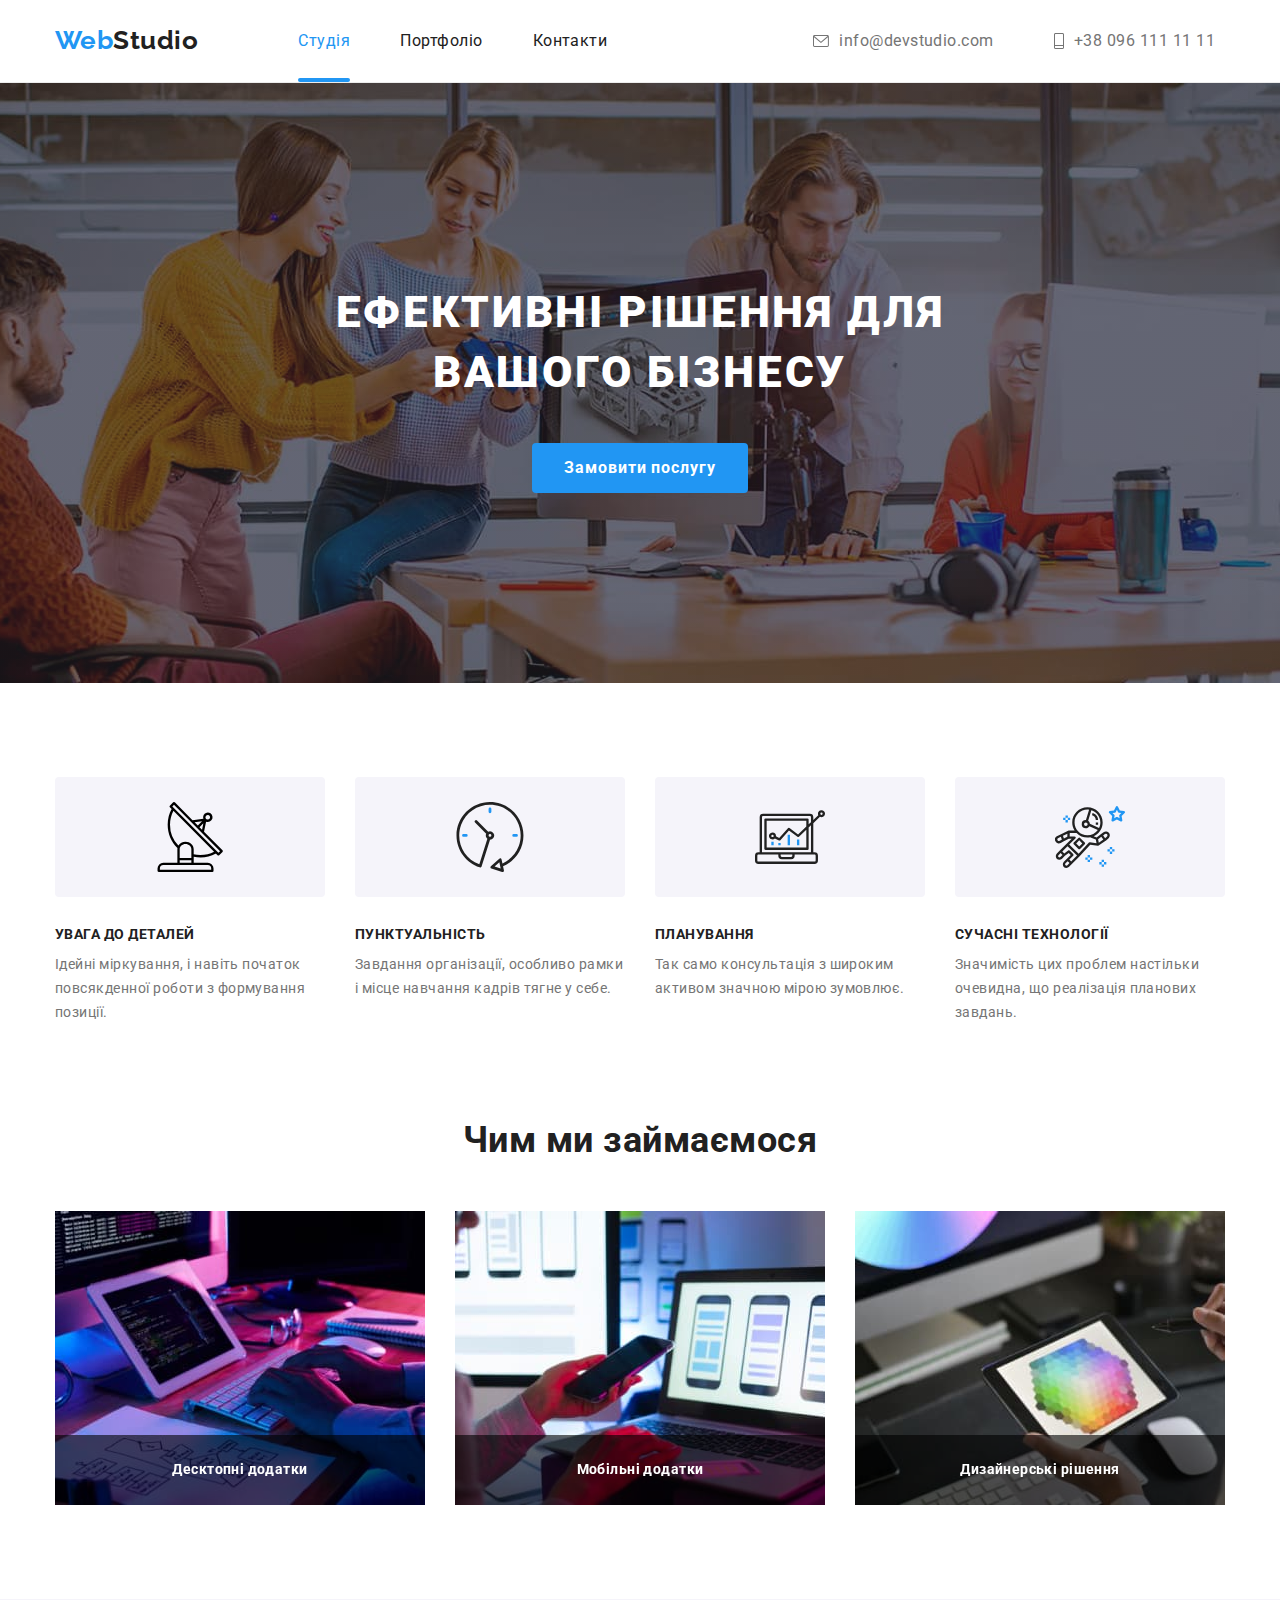
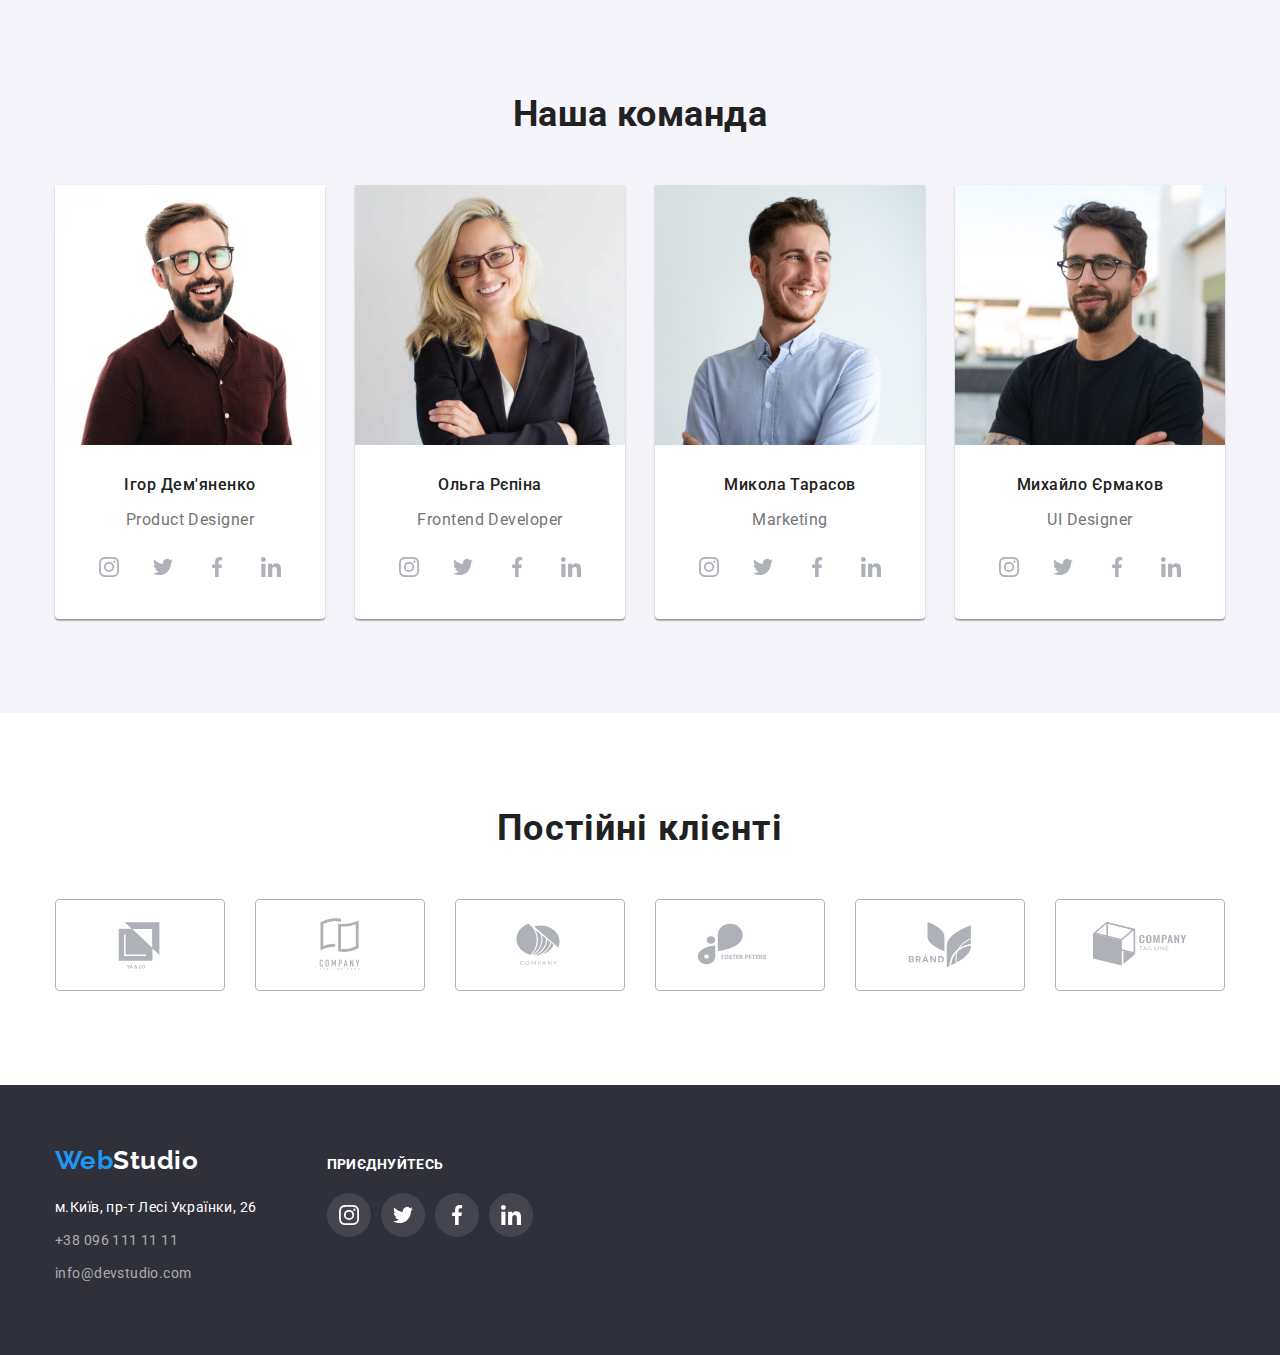
<file: index.html>
<!DOCTYPE html>
<html lang="en">
<head>
    <meta charset="UTF-8">
    <meta http-equiv="X-UA-Compatible" content="IE=edge">
    <meta name="viewport" content="width=device-width, initial-scale=1.0">
    <title>Document</title>
    <link rel="stylesheet" href="https://cdnjs.cloudflare.com/ajax/libs/modern-normalize/1.1.0/modern-normalize.min.css">
    <link rel="stylesheet" href="./css/styles.css">
    <link rel="preconnect" href="https://fonts.googleapis.com">
    <link rel="preconnect" href="https://fonts.gstatic.com" crossorigin>
    <link href="https://fonts.googleapis.com/css2?family=Raleway:wght@700&family=Roboto:wght@400;500;700;900&display=swap" rel="stylesheet">
</head>
</body>
<header class="page-header">
    <div class="container header-container">
    <nav class="site-nav">
        <a class="logo" href="./index.html"> <span class="logo-accent">Web</span><span class="logo-primary">Studio</span></a>
        <ul class="site-nav-list">
            <li class="contact-nav-link">
                <a class="link current" href="./index.html">Студія</a>
            </li>
            <li class="contact-nav-link">
                <a class="link" href="./portfolio.html">Портфоліо</a>
            </li>
            <li class="contact-nav-link">
                <a class="link" href="#">Контакти</a>
            </li>
        </ul>
    </nav>
    <ul class="contacts">
        <li class="contact-nav">
            <a class="contact-link" href="email:info@devstudio.com">
                <svg class="icon-contact" width="16" height="12">
                    <use href="./images/symbol-defs.svg#icon-email"></use>
                </svg>
                info@devstudio.com
            </a>
        </li>
        <li class="contact-nav">
            <a class="contact-link" href="tel:+380961111111">
                <svg class="icon-contact" width="10" height="16">
                    <use href="./images/symbol-defs.svg#icon-telefon"></use>
                </svg>
                +38 096 111 11 11
            </a>
        </li>
    </ul>
    </div>
</header> 
<main class="page-main">
    <section class="hero">
        <div class="container container-center">
            <h1 class="center">Ефективні рішення для <br> вашого бізнесу</h1>
            <button data-modal-open class="button" type="button">Замовити послугу</button>
            <div class="backdrop is-hidden" data-modal>
                <div class="modal">
                    <p>
                    </p>
                    <button data-modal-close>Закрити</button>
                </div>
            </div>
        </div>
    </section>
    <section class="section">
        <div class="container">
            <ul class="benefits-container">
                <li class="benefits-compani">
                    <div class="block">
                        <svg class="icon-benefits" width="70" height="70">
                            <use href="./images/symbol-defs.svg#icon-Vector"></use>
                        </svg> 
                    </div>
                    <h3 class="benefits-title">УВАГА ДО ДЕТАЛЕЙ</h3>
                    <p class="benefits-text">Ідейні міркування, і навіть початок повсякденної роботи з формування позиції.</p>
                </li>
    
                <li class="benefits-compani"> 
                    <div class="block">
                        <svg class="icon-benefits" width="70" height="70">
                            <use href="./images/symbol-defs.svg#icon-clock"></use>
                        </svg>
                    </div>
                    <h3 class="benefits-title">ПУНКТУАЛЬНІСТЬ</h3>
                    <p class="benefits-text">Завдання організації, особливо рамки і місце навчання кадрів тягне у себе.</p>
                </li>
                <li class="benefits-compani">
                    <div class="block">
                        <svg class="icon-benefits" width="70" height="70">
                            <use href="./images/symbol-defs.svg#icon-diagram"></use>
                        </svg>
                    </div>
                    <h3 class="benefits-title">ПЛАНУВАННЯ</h3>
                    <p class="benefits-text">Так само консультація з широким активом значною мірою зумовлює.</p>
                </li>
                <li class="benefits-compani">
                    <div class="block">
                        <svg class="icon-benefits" width="70" height="70">
                            <use href="./images/symbol-defs.svg#icon-astronaut"></use>
                        </svg>
                    </div>
                    <h3 class="benefits-title">СУЧАСНІ ТЕХНОЛОГІЇ</h3>
                    <p class="benefits-text">Значимість цих проблем настільки очевидна, що реалізація планових завдань.</p>
                </li>
            </ul>
        </div>
    </section>
<section class="foto-work">
    <div class="container">
        <h2 class="title">Чим ми займаємося</h2>
        <ul class="title-container">
            <li class="work-foto">
                <img class="section-foto" src="./images/IMG/img.jpg" alt="foto text taping" width="370">
                <div class="description">
                    Десктопні додатки
                </div>
            </li>
            <li class="work-foto">
                <img class="section-foto" src="./images/IMG/img1.jpg" alt="foto aplication apoading" width="370">
                <div class="description">
                    Мобільні додатки
                </div>
            </li>
            <li class="work-foto">
                <img class="section-foto" src="./images/IMG/img2.jpg" alt="foto tablet graffics" width="370">
                <div class="description">
                    Дизайнерські рішення
                </div>
            </li>
        </ul>
    </div>
</section>
<section class="work">
    <div class="container">
        <h2 class="title">Наша команда</h2>
        <ul class="work-container">
            <li class="personal">
                <img class="section-img" src="./images/comand/img.jpg" alt="foto Дем'яненко" width="270">
                <div class="job">
                    <h3 class="section-title">Ігор Дем'яненко</h3>
                    <p class="section-text">Product Designer</p>
                    <ul class="social-list">
                        <li class="icon-social" >
                            <a class="icon-item-link" href="#">
                                <svg class="icon" width="20" height="20">
                                    <use href="./images/symbol-defs.svg#icon-instagram"></use>
                                </svg>
                            </a>
                        </li>
                        <li class="icon-social" >
                            <a class="icon-item-link" href="#">
                                <svg class="icon" width="20" height="20">
                                    <use href="./images/symbol-defs.svg#icon-twitter"></use>
                                </svg>
                            </a>
                        </li>
                        <li class="icon-social" >
                            <a class="icon-item-link" href="#">
                                <svg class="icon" width="20" height="20"> 
                                    <use href="./images/symbol-defs.svg#icon-facebook"></use>
                                </svg>
                            </a>
                        </li>
                        <li class="icon-social" >
                            <a class="icon-item-link" href="#">
                                <svg class="icon" width="20" height="20">
                                    <use href="./images/symbol-defs.svg#icon-linkedin"></use>
                                </svg>
                            </a>
                        </li>
                    </ul>
                </div>
            </li>
            <li class="personal">
                <img class="section-img" src="./images/comand/img1.jpg" alt="foto Рєпіна" width="270">
                <div class="job">
                    <h3 class="section-title">Ольга Рєпіна</h3>
                    <p class="section-text">Frontend Developer</p>
                    <ul class="social-list">
                        <li class="icon-social" >
                            <a class="icon-item-link" href="#">
                                <svg class="icon" width="20" height="20">
                                    <use href="./images/symbol-defs.svg#icon-instagram"></use>
                                </svg>
                            </a>
                        </li>
                        <li class="icon-social" >
                            <a class="icon-item-link" href="#">
                                <svg class="icon" width="20" height="20">
                                    <use href="./images/symbol-defs.svg#icon-twitter"></use>
                                </svg>
                            </a>
                        </li>
                        <li class="icon-social" >
                            <a class="icon-item-link" href="#">
                                <svg class="icon" width="20" height="20"> 
                                    <use href="./images/symbol-defs.svg#icon-facebook"></use>
                                </svg>
                            </a>
                        </li>
                        <li class="icon-social" >
                            <a class="icon-item-link" href="#">
                                <svg class="icon" width="20" height="20">
                                    <use href="./images/symbol-defs.svg#icon-linkedin"></use>
                                </svg>
                            </a>
                        </li>
                    </ul>
                </div>
            </li>
            <li class="personal">
                <img class="section-img" src="./images/comand/img2.jpg" alt="foto Тарасов" width="270">
                <div class="job">
                    <h3 class="section-title">Микола Тарасов</h3>
                    <p class="section-text">Marketing</p>
                    <ul class="social-list">
                        <li class="icon-social" >
                            <a class="icon-item-link" href="#">
                                <svg class="icon" width="20" height="20">
                                    <use href="./images/symbol-defs.svg#icon-instagram"></use>
                                </svg>
                            </a>
                        </li>
                        <li class="icon-social" >
                            <a class="icon-item-link" href="#">
                                <svg class="icon" width="20" height="20">
                                    <use href="./images/symbol-defs.svg#icon-twitter"></use>
                                </svg>
                            </a>
                        </li>
                        <li class="icon-social" >
                            <a class="icon-item-link" href="#">
                                <svg class="icon" width="20" height="20"> 
                                    <use href="./images/symbol-defs.svg#icon-facebook"></use>
                                </svg>
                            </a>
                        </li>
                        <li class="icon-social" >
                            <a class="icon-item-link" href="#">
                                <svg class="icon" width="20" height="20">
                                    <use href="./images/symbol-defs.svg#icon-linkedin"></use>
                                </svg>
                            </a>
                        </li>
                    </ul>
                </div>
            </li>
            <li class="personal">
                <img class="section-img" src="./images/comand/img3.jpg" alt="foto Єрмаков" width="270">
                <div class="job">
                    <h3 class="section-title">Михайло Єрмаков</h3>
                    <p class="section-text">UI Designer</p>
                    <ul class="social-list">
                        <li class="icon-social" >
                            <a class="icon-item-link" href="#">
                                <svg class="icon" width="20" height="20">
                                    <use href="./images/symbol-defs.svg#icon-instagram"></use>
                                </svg>
                            </a>
                        </li>
                        <li class="icon-social" >
                            <a class="icon-item-link" href="#">
                                <svg class="icon" width="20" height="20">
                                    <use href="./images/symbol-defs.svg#icon-twitter"></use>
                                </svg>
                            </a>
                        </li>
                        <li class="icon-social" >
                            <a class="icon-item-link" href="#">
                                <svg class="icon" width="20" height="20"> 
                                    <use href="./images/symbol-defs.svg#icon-facebook"></use>
                                </svg>
                            </a>
                        </li>
                        <li class="icon-social" >
                            <a class="icon-item-link" href="#">
                                <svg class="icon" width="20" height="20">
                                    <use href="./images/symbol-defs.svg#icon-linkedin"></use>
                                </svg>
                            </a>
                        </li>
                    </ul>
                </div>
            </li>
        </ul></div>
</section>
<section class="client">
    <div class="conteiner">
        <h3 class="client-permanent">Постійні клієнті</h3>
        <ul class="name-client">
            <li class="logo-client">
                <a class="icon-logo-client" href="">
                    <svg class="icon-logo" width="106" height="60">
                    <use href="./images/symbol-defs.svg#icon-Logo"></use>
                    </svg>
                </a>
            </li>
            <li class="logo-client">
                <a class="icon-logo-client" href="">
                    <svg class="icon-logo" width="106" height="60">
                        <use href="./images/symbol-defs.svg#icon-Logo-1"></use>
                    </svg>
                </a>
            </li>
            <li class="logo-client">
                <a class="icon-logo-client" href="">
                    <svg class="icon-logo" width="106" height="60">
                        <use href="./images/symbol-defs.svg#icon-Logo-2"></use>
                    </svg>
                </a>
            </li>
            <li class="logo-client">
                <a class="icon-logo-client" href="">
                    <svg class="icon-logo" width="106" height="60">
                        <use href="./images/symbol-defs.svg#icon-Logo-3"></use>
                    </svg>
                </a>
            </li>
            <li class="logo-client">
                <a class="icon-logo-client" href="">
                    <svg class="icon-logo" width="106" height="60">
                        <use href="./images/symbol-defs.svg#icon-Logo-4"></use>
                    </svg>
                </a>
            </li>
            <li class="logo-client">
                <a class="icon-logo-client" href="">
                    <svg class="icon-logo" width="106" height="60">
                    <use href="./images/symbol-defs.svg#icon-Logo-5"></use>
                </svg>
            </a>
            </li>
        </ul>
    </div>
</section>
</main>
<footer class="footer">
    <div class="container footer-container">
        <div class="footer-address-box">
            <a class="logo logo-footer" href="./index.html"> <span class="logo-accent">Web</span><span class="logo-primary">Studio</span></a>    
        <address>
        <ul class="contact">
            <li class="contact-footer">
                <a class="footer-link footer-address" href="https://goo.gl/maps/YLcZyGkc4DeghfoG7" target="_blank" rel="noopener noreferrer nofollow">м.Київ, пр-т Лесі Українки, 26</a>
            </li> 
            <li class="contact-footer">
                <a class="footer-link" href="tel:+380961111111">+38 096 111 11 11</a>
            </li>
            <li class="contact-footer">
                <a class="footer-link footer-link-emeil" href="emeil:info@devstudio.com">info@devstudio.com</a>
            </li>
        </ul>
        </div>
        <div class="footer-social-box">
            <p class="item-footer">Приєднуйтесь</h3>
            <ul class="social-footer list">
                <li class="icon-social" >
                    <a class="icon-footer-link" href="#" target="_blank" rel="noreferrer noopener">
                        <svg class="icon-footer" width="20" height="20">
                            <use href="./images/symbol-defs.svg#icon-instagram"></use>
                        </svg>
                    </a>
                </li>
                <li class="icon-social" >
                    <a class="icon-footer-link" href="#" target="_blank" rel="noreferrer noopener">
                        <svg class="icon-footer" width="20" height="20">
                            <use href="./images/symbol-defs.svg#icon-twitter"></use>
                        </svg>
                    </a>
                </li>
                <li class="icon-social" >
                    <a class="icon-footer-link" href="#" target="_blank" rel="noreferrer noopener">
                        <svg class="icon-footer" width="20" height="20"> 
                            <use href="./images/symbol-defs.svg#icon-facebook"></use>
                        </svg>
                    </a>
                </li>
                <li class="icon-social" >
                    <a class="icon-footer-link" href="#" target="_blank" rel="noreferrer noopener">
                        <svg class="icon-footer" width="20" height="20">
                            <use href="./images/symbol-defs.svg#icon-linkedin"></use>
                        </svg>
                    </a>
                </li>
            </ul>
        </div>
        </address>
    </div>
</footer>
<script src="./js/modal.js"></script>
</body>
</html>
</file>
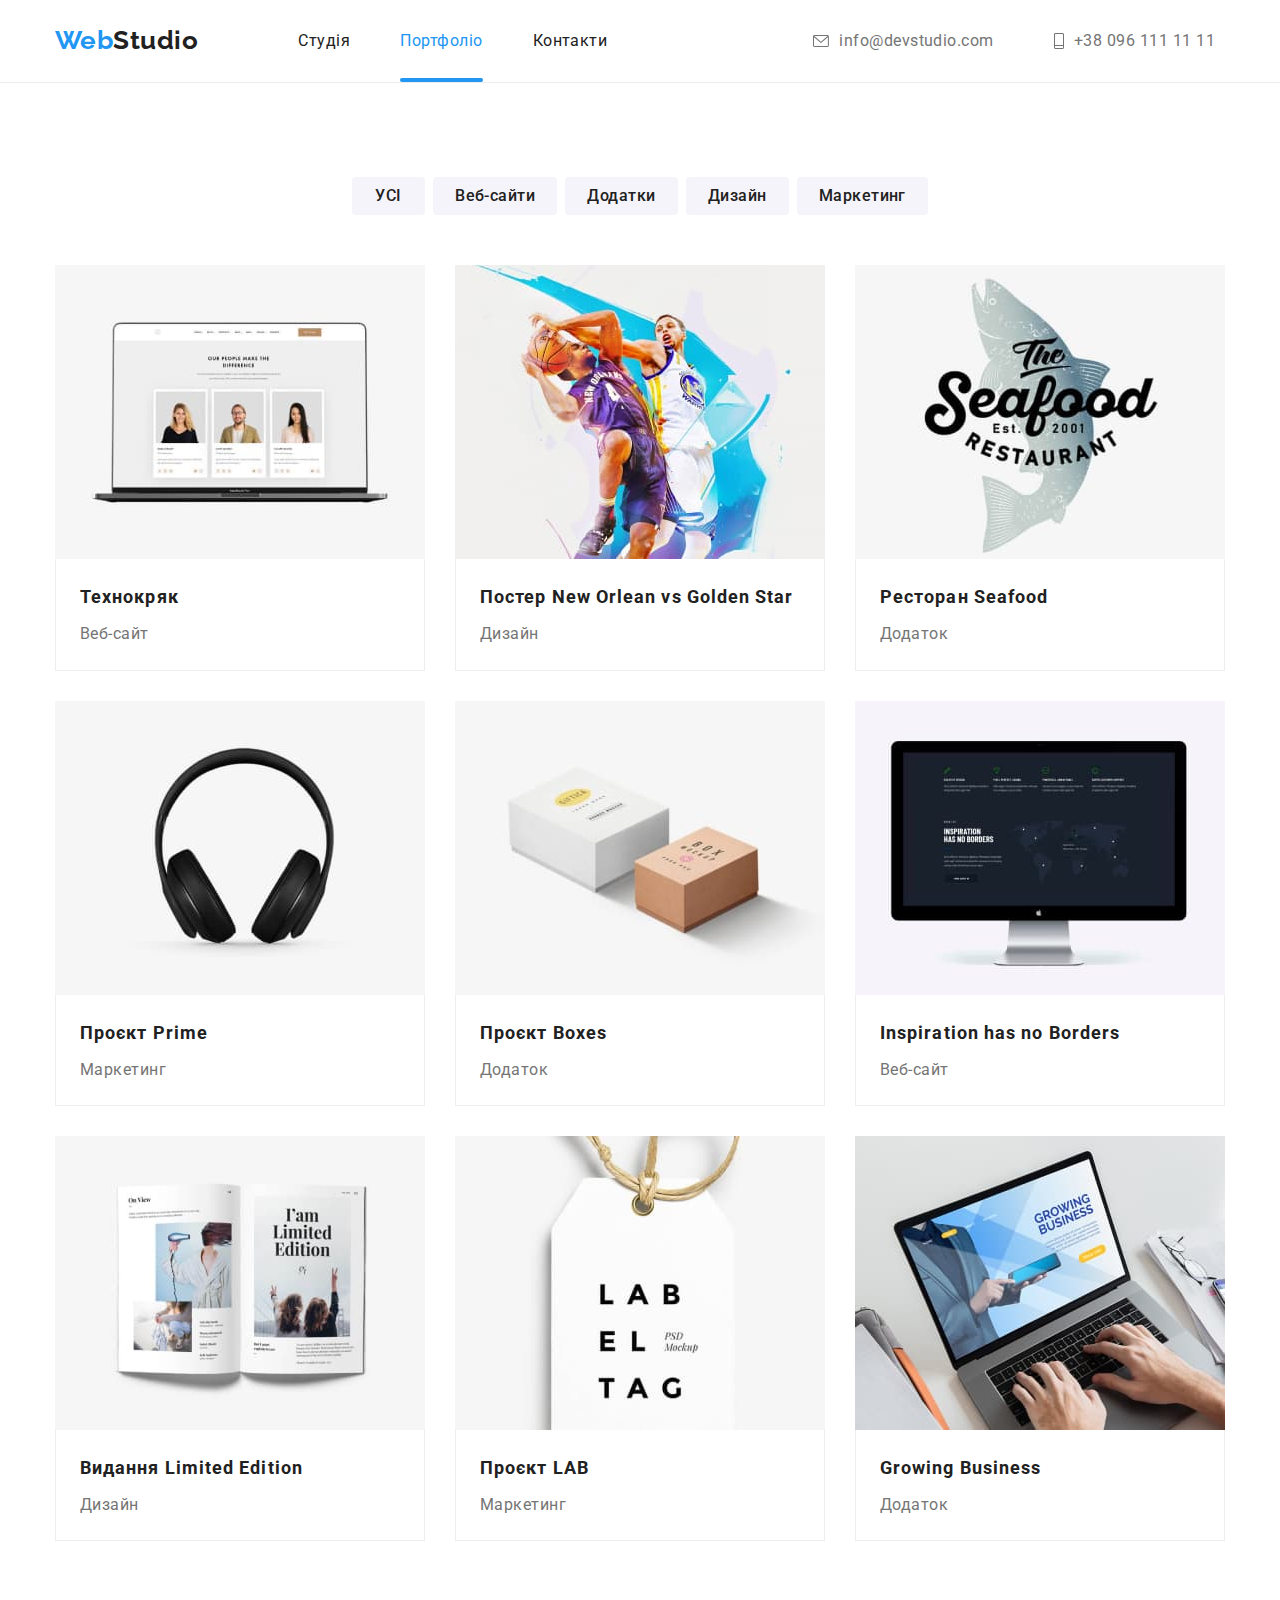
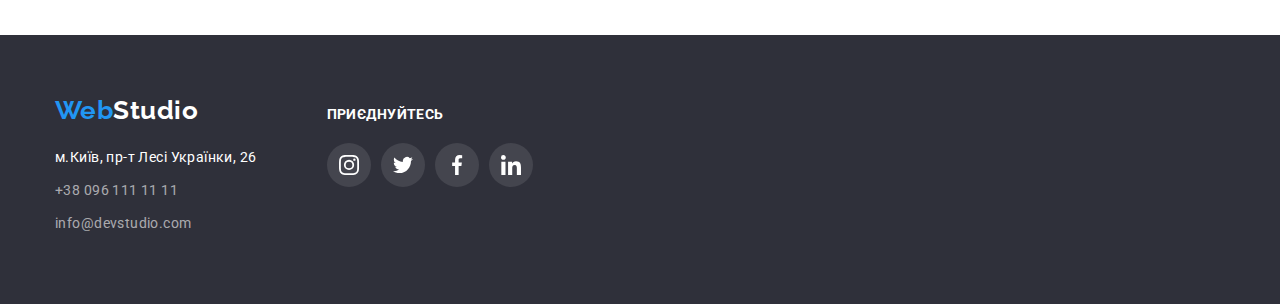
<file: portfolio.html>
<!DOCTYPE html>
<html lang="en">
<head>
    <meta charset="UTF-8">
    <meta http-equiv="X-UA-Compatible" content="IE=edge">
    <meta name="viewport" content="width=device-width, initial-scale=1.0">
    <title>Document</title>
    <link rel="stylesheet" href="https://cdnjs.cloudflare.com/ajax/libs/modern-normalize/1.1.0/modern-normalize.min.css">
    <link rel="stylesheet" href="./css/styles.css">
    <link rel="preconnect" href="https://fonts.googleapis.com">
    <link rel="preconnect" href="https://fonts.gstatic.com" crossorigin>
    <link href="https://fonts.googleapis.com/css2?family=Raleway:wght@700&family=Roboto:wght@400;500;700;900&display=swap" rel="stylesheet">
</head>
<body>
    <header class="page">
        <div class="container header-container">
            <nav class="site-nav">
                <a class="logo" href="./index.html"> <span class="logo-accent">Web</span><span class="logo-primary">Studio</span></a>
                <ul class="site-nav-list">
                    <li class="contact-nav-link">
                        <a class="link" href="./index.html">Студія</a>
                    </li>
                    <li class="contact-nav-link">
                        <a class="link current" href="./portfolio.html">Портфоліо</a>
                    </li>
                    <li class="contact-nav-link">
                        <a class="link" href="#">Контакти</a>
                    </li>
                </ul>
            </nav>
            <ul class="contacts">
                <li class="contact-nav">
                    <a class="contact-link" href="email:info@devstudio.com">
                        <svg class="icon-contact" width="16" height="12">
                            <use href="./images/symbol-defs.svg#icon-email"></use>
                        </svg>
                        info@devstudio.com
                    </a>
                </li>
                <li class="contact-nav">
                    <a class="contact-link" href="tel:+380961111111">
                        <svg class="icon-contact" width="10" height="16">
                            <use href="./images/symbol-defs.svg#icon-telefon"></use>
                        </svg>
                        +38 096 111 11 11
                    </a>
                </li>
            </ul>
            </div>
    </header>
    <main class="page-main">
        <section class="general">
            <div class="container">
                <ul class="features">
                    <li class="features-link">
                        <button class="link-button" type="button">УСІ</button>
                    </li>
                    <li class="features-link">
                        <button class="link-button" type="button">Веб-сайти</button>
                    </li>
                    <li class="features-link">
                        <button class="link-button" type="button">Додатки</button>
                    </li>
                    <li class="features-link">
                        <button class="link-button" type="button">Дизайн</button>
                    </li>
                    <li class="features-link">
                        <button class="link-button" type="button">Маркетинг</button>
                    </li>
                </ul> 
                <ul class="projects">
                    <li class="different-project">
                        <a class="different-project-link" href="">
                            <div class="img-wrapper">
                                <img class="projects-img" src="./images/portfolio/laptop.jpg" alt="laptop" width="270">
                            <div class="project-dasckription">
                                Ресурс пропонує комплексні пропозиції з різним рівнем функціоналу та сервісів. Все це дозволить відвідувачу отримати вичерпні відомості про компанію чи приватну особу.
                            </div>
                            </div>
                            <div class="different-projects">
                                <h2 class="projects-title">Технокряк</h2>
                                <p class="projects-text">Веб-сайт</p>
                            </div>
                        </a>
                    </li>
                    <li class="different-project">
                        <a class="different-project-link" href="">
                            <div class="img-wrapper">
                            <img class="projects-img" src="./images/portfolio/sport.jpg" alt="sport" width="270">
                            <div class="project-dasckription">
                                Ресурс пропонує комплексні пропозиції з різним рівнем функціоналу та сервісів. Все це дозволить відвідувачу отримати вичерпні відомості про компанію чи приватну особу.
                            </div>
                            </div>
                        <div class="different-projects">
                            <h2 class="projects-title">Постер New Orlean vs Golden Star</h2>
                            <p class="projects-text">Дизайн</p>  
                        </div>
                        </a>
                    </li>
                    <li class="different-project">
                    <a class="different-project-link" href="">
                        <div class="img-wrapper">
                        <img class="projects-img" src="./images/portfolio/logo-restaurant.jpg" alt="logo-restaurant" width="270">
                        <div class="project-dasckription">
                                Ресурс пропонує комплексні пропозиції з різним рівнем функціоналу та сервісів. Все це дозволить відвідувачу отримати вичерпні відомості про компанію чи приватну особу.
                            </div>
                            </div>
                        <div class="different-projects">
                            <h2 class="projects-title">Ресторан Seafood</h2>
                            <p class="projects-text">Додаток</p>
                        </div>
                    </a>
                    </li>
                    <li class="different-project">
                        <a class="different-project-link" href="">
                            <div class="img-wrapper">
                            <img class="projects-img" src="./images/portfolio/headphones.jpg" alt="headphones" width="270">
                            <div class="project-dasckription">
                                Ресурс пропонує комплексні пропозиції з різним рівнем функціоналу та сервісів. Все це дозволить відвідувачу отримати вичерпні відомості про компанію чи приватну особу.
                            </div>
                            </div>
                        <div class="different-projects">
                            <h2 class="projects-title">Проєкт Prime</h2>
                            <p class="projects-text">Маркетинг</p> 
                        </div>
                        </a>
                    </li>
                    <li class="different-project">
                        <a class="different-project-link" href="">
                            <div class="img-wrapper">
                            <img class="projects-img" src="./images/portfolio/open-box.jpg" alt="open-box" width="270">
                            <div class="project-dasckription">
                                Ресурс пропонує комплексні пропозиції з різним рівнем функціоналу та сервісів. Все це дозволить відвідувачу отримати вичерпні відомості про компанію чи приватну особу.
                            </div>
                            </div>
                        <div class="different-projects">
                            <h2 class="projects-title">Проєкт Boxes</h2>
                            <p class="projects-text">Додаток</p>  
                        </div>
                        </a>
                    </li>
                    <li class="different-project">
                        <a class="different-project-link" href="">
                            <div class="img-wrapper">
                            <img class="projects-img" src="./images/portfolio/desktop.jpg" alt="desktop" width="270">
                            <div class="project-dasckription">
                                Ресурс пропонує комплексні пропозиції з різним рівнем функціоналу та сервісів. Все це дозволить відвідувачу отримати вичерпні відомості про компанію чи приватну особу.
                            </div>
                            </div>
                        <div class="different-projects">
                            <h2 class="projects-title">Inspiration has no Borders</h2>
                            <p class="projects-text">Веб-сайт</p>
                        </div>
                        </a>
                    </li>
                    <li class="different-project">
                        <a class="different-project-link" href="">
                            <div class="img-wrapper">
                            <img class="projects-img" src="./images/portfolio/book.jpg" alt="book" width="270">
                            <div class="project-dasckription">
                                Ресурс пропонує комплексні пропозиції з різним рівнем функціоналу та сервісів. Все це дозволить відвідувачу отримати вичерпні відомості про компанію чи приватну особу.
                            </div>
                            </div>
                        <div class="different-projects">
                            <h2 class="projects-title">Видання Limited Edition</h2>
                            <p class="projects-text">Дизайн</p>
                        </div>
                        </a>
                    </li>
                    <li class="different-project">
                        <a class="different-project-link" href="">
                            <div class="img-wrapper">
                            <img class="projects-img" src="./images/portfolio/lab.jpg" alt="lab" width="270">
                            <div class="project-dasckription">
                                Ресурс пропонує комплексні пропозиції з різним рівнем функціоналу та сервісів. Все це дозволить відвідувачу отримати вичерпні відомості про компанію чи приватну особу.
                            </div>
                            </div>
                        <div class="different-projects">
                            <h2 class="projects-title">Проєкт LAB</h2>
                            <p class="projects-text">Маркетинг</p> 
                        </div>
                        </a>
                    </li>
                    <li class="different-project">
                        <a class="different-project-link" href="">
                            <div class="img-wrapper">
                            <img class="projects-img" src="./images/portfolio/tapping-text.jpg" alt="tapping-text" width="270">
                            <div class="project-dasckription">
                                Ресурс пропонує комплексні пропозиції з різним рівнем функціоналу та сервісів. Все це дозволить відвідувачу отримати вичерпні відомості про компанію чи приватну особу.
                            </div>
                            </div>
                        <div class="different-projects">
                            <h2 class="projects-title">Growing Business</h2>
                            <p class="projects-text">Додаток</p>
                        </div>
                        </a>
                    </li>
                </ul>
            </div>
        </section>
    </main>
    <footer class="footer">
        <div class="container footer-container">
            <div class="footer-address-box">
                <a class="logo logo-footer" href="./index.html"> <span class="logo-accent">Web</span><span class="logo-primary">Studio</span></a>    
            <address>
            <ul class="contact">
                <li class="contact-footer">
                    <a class="footer-link footer-address" href="https://goo.gl/maps/YLcZyGkc4DeghfoG7" target="_blank" rel="noopener noreferrer nofollow">м.Київ, пр-т Лесі Українки, 26</a>
                </li> 
                <li class="contact-footer">
                    <a class="footer-link" href="tel:+380961111111">+38 096 111 11 11</a>
                </li>
                <li class="contact-footer">
                    <a class="footer-link footer-link-emeil" href="emeil:info@devstudio.com">info@devstudio.com</a>
                </li>
            </ul>
            </div>
            <div class="footer-social-box">
                <p class="item-footer">Приєднуйтесь</h3>
                <ul class="social-footer list">
                    <li class="icon-social" >
                        <a class="icon-footer-link" href="#" target="_blank" rel="noreferrer noopener">
                            <svg class="icon-footer" width="20" height="20">
                                <use href="./images/symbol-defs.svg#icon-instagram"></use>
                            </svg>
                        </a>
                    </li>
                    <li class="icon-social" >
                        <a class="icon-footer-link" href="#" target="_blank" rel="noreferrer noopener">
                            <svg class="icon-footer" width="20" height="20">
                                <use href="./images/symbol-defs.svg#icon-twitter"></use>
                            </svg>
                        </a>
                    </li>
                    <li class="icon-social" >
                        <a class="icon-footer-link" href="#" target="_blank" rel="noreferrer noopener">
                            <svg class="icon-footer" width="20" height="20"> 
                                <use href="./images/symbol-defs.svg#icon-facebook"></use>
                            </svg>
                        </a>
                    </li>
                    <li class="icon-social" >
                        <a class="icon-footer-link" href="#" target="_blank" rel="noreferrer noopener">
                            <svg class="icon-footer" width="20" height="20">
                                <use href="./images/symbol-defs.svg#icon-linkedin"></use>
                            </svg>
                        </a>
                    </li>
                </ul>
            </div>
            </address>
        </div>
    </footer>
    
</body>
</html>
</file>
<file: css/styles.css>
:root {
--primary-text-color: #212121;
--title-text-color: #757575;
--accent-color: #2196f3;
--primary-white-color: #FFFFFF;
}

h1, h2, h3, h4 {
margin: 0;
}

ul, li, p {
margin: 0;
padding: 0;
}


body {
    margin: 0;
    background-color: var(--primary-white-color);
    color: var(--primary-text-color);

    font-family: Roboto, sans-serif;
    letter-spacing: 0.03em;}

ul {
    list-style: none;}

.container {
    width: 1200px;
    margin: 0 auto;
    padding: 0 15px;
}

.header-container {
    display: flex;
    justify-content: space-between;
}

.page-header {
    border-bottom: 1px solid #ECECEC;
}

.page {
    border-bottom: 1px solid #ECECEC;
}

.logo {
    display: block;
    margin-right: 50px;
    padding: 25px 0px;

    font-family: Raleway, sans-serif;
    font-weight: 700;
    font-size: 26px;
    line-height: 1.19;
    text-decoration: none;
}

.logo-accent {
    color: var(--accent-color);}

.logo-primary {
    color: var(--primary-text-color);
}

.site-nav a {
    display: inline-block;
    color: var(--primary-text-color)}

.link {
    transition: color 250ms cubic-bezier(0.4, 0, 0.2, 1);
}

.link:hover,
.link:focus  {
    color: var(--accent-color);
}

.site-nav {
    display: flex;
}

.site-nav-list {
    display: flex;
    align-items: center;
    margin: 0px 50px;
    
}


.site-nav .link {
    text-decoration: none;
}

 .contact-nav-link {
    margin-right: 50px;
    position: relative;
 }

 .site-nav-list .link {
    padding: 32px 0;
 }

 .site-nav-list .link.current {
    color: var(--accent-color);
 }

 .contact-nav-link:last-child{
    margin-right: 0;
 } 
 .current::after {
    content: '';
    position: absolute;
    display: block;
    width: 100%;
    height: 4px;
    background-color:  var(--accent-color);
    border-radius: 2px;
    margin-top: 28px;
    

}

.current :hover::after,
.current :focus::after {
    transform: scaleX(1);
} 


.contacts {
    display: inline-flex;
    align-items: center;
}
.contact-nav {
    display: flex;
    margin-right: 50px;
    align-items: center;
}

.contact-nav:last-child {
    margin-right: 0;
}

.contact-link {
    display: flex;
    font-style: normal;
    text-decoration: none;
    align-items: center;
    color: var(--title-text-color);
    
    margin-right: 10px;
    fill: #757575;

    transition: color 550ms cubic-bezier(0.4, 0, 0.2, 1);
    }

.icon-contact {
    margin-right: 10px;
    
}

    .contact-link:hover,
    .contact-link:focus  {
    color: var(--accent-color);
    fill: var(--accent-color);  
}


.icon {
    width: 20px;
    height: 20px;
}

.hero {
    padding-top: 200px;
    padding-bottom: 200px;

    background-color: #2F303A;
    text-align: center;

    max-width: 1600px;
    height: 600px;
    margin-left: auto;
    margin-right: auto;
    background: linear-gradient(to right, rgba(47, 48, 58, 0.4), rgba(47, 48, 58, 0.4)), url(../images/hero/bg-hero.jpg);
    background-size: cover;
    background-repeat: no-repeat;
    background-position: center;

}

.center {
    display: block;
    margin-bottom: 40px;

    font-weight: 900;
    font-size: 44px;
    line-height: 1.36;
    letter-spacing: 0.06em;
    text-transform: uppercase;
    font-weight: 900;
    color: var(--primary-white-color);
    
}

.button {
    display: inline-block;
    padding: 10px 32px;

    color: var(--primary-white-color);
    background-color: var(--accent-color);
    border: none;

    font-weight: 700;
    font-size: 16px;
    line-height: 1.88;
    letter-spacing: 0.06em; 
    border-radius: 4px;}

.button:hover,
.button:focus {
    background-color: var(--accent-color);
    cursor: pointer;
}
.backdrop {
    position: fixed;
    top: 0;
    left: 0;
    width: 100%;
    height: 100%;
    background-color: rgba(0, 0, 0, 0.05);

    opacity: 1;
    transition: opacity 500ms cubic-bezier(0.4, 0, 0.2, 1);
}
 .backdrop.is-hidden {
    opacity: 0;
    pointer-events: none;
 }
 .backdrop.is-hidden .modal{
    transform: translate(-50%, -50%) scale(0,9);
 }
 
 .modal {
    position: absolute;
    top: 50%;
    left: 50%;
    transform: translate(-50%, -50%);

    min-height: 581px;
    min-width: 528px;
    padding: 15px;

    background-color: var(--primary-white-color);

    transform: translate(-50%, -50%) scale(1);

    transition: transform 250ms cubic-bezier(0.4, 0, 0.2, 1);
 }
.header-container {
    display: flex;

}
.container-center {
    display: block;
}

.section {
    padding: 94px 0px;
    justify-content: space-between;
}

.benefits-container {
    display: flex;
}


.benefits-compani {
    flex-basis: calc((100% - 90px) / 4);
    justify-content: center;
    margin-right: 30px;
    
}

.block {
    width: 270px;
    height: 120px;
    display: flex;
  justify-content: center;
  align-items: center;
  margin-bottom: 30px;  
  

  background-color: #F5F4FA;
  border-radius: 4px;
}

.benefits-compani:last-child{
    margin-right: 0;
}

.benefits {
    padding-top: 94px;
    padding-bottom: 114px;
    text-align: center;
}

.benefits-title {
    margin-bottom: 10px;

    font-weight: 700;
    font-size: 14px;
    line-height: 1.14;
    text-transform: uppercase;
}

.benefits-text {
    width: 270px;
    font-weight: 400;
    font-size: 14px;
    line-height: 1.71;
    color: var(--title-text-color);
}
.foto-work {
    padding-bottom: 94px;
}
.title {
    text-align: center;
}

.title-container {
    display: flex;
}
.work-foto {
    display: block;
    margin-right: 30px;
    position: relative;
}
.work-foto:nth-child(3n){
    margin-right: 0px;
} 
.section-foto {
    display: block;
    text-align: center;
    width: 370px;
    
}

.description {
    
    font-weight: 700;
    font-size: 14px;
    line-height: 1.14;
    letter-spacing: 0.03em;
    text-align: center;
    

    font-weight: 700;
    font-size: 14px;
    line-height: 1.14;

    display: flex;
    position: absolute;
    bottom: 0px;
    
    width: 370px;
    height: 70px;
    color: var(--primary-white-color);
    padding-top: 27px;
    padding-bottom: 27px;
    justify-content: center;
    background-color: rgba(0.18, 0.19, 0.23, 0.6);
}
   
.work {
    padding: 94px 0px ;
    background-color: #F5F4FA;
}

.work-container {
    display: flex;
    text-align: center;
}

.section-img {
    display: block;
    width: 270px;
}

.job {
    padding: 30px 10px;
}
.section-title {
    margin-bottom: 10px;

    font-weight: 500;
    font-size: 16px;
    line-height: 1.19;
    text-align: center;
}

.section-text {
    margin: 16px;

    font-size: 16px;
    line-height: 1.19;
    text-align: center;
    color: var(--title-text-color);
}
.social-list {
    display: flex;
    justify-content: center;
    align-items: center;
    
}


.icon-social {
    padding: 0;
    margin: 0;
    text-decoration: none;
}

.icon-item-link {
    display: flex;
    align-items: center;
    justify-content: center;
    width: 44px;
    height: 44px;
    border-radius: 50%;
    background-color: var(--primary-white-color);
    fill: #AFB1B8;
    margin-right: 10px;

    transition: fill 250ms cubic-bezier(0.4, 0, 0.2, 1);
    transition: background-color 250ms cubic-bezier(0.4, 0, 0.2, 1);

}

.icon-item-link:hover,
.icon-item-link:focus {
    fill: var(--primary-white-color);
    background-color: var(--accent-color);
}



/* .icon-social:nth-last-child(4){
    margin-right: 0px;
} */

.personal {
    background-color: var(--primary-white-color);
    margin-right: 30px;
    box-shadow: 0px 1px 3px rgba(0, 0, 0, 0.12), 0px 1px 1px rgba(0, 0, 0, 0.14), 0px 2px 1px rgba(0, 0, 0, 0.2);
    border-radius: 0px 0px 4px 4px;
}
.personal:nth-child(4n) {
    margin-right: 0px;
}

.title {
    margin-bottom: 50px;

    font-weight: 700;
    font-size: 36px;
    line-height: 1.17;
    text-align: center;  
}
.projects {
    flex-wrap: wrap;
}
.projects-title {
    margin-bottom: 4px;
    color: var(--primary-text-color);

    font-weight: 700;
    font-size: 18px;
    line-height: 2;
    letter-spacing: 0.06em;
}


.projects-text {
    font-size: 16px;
    line-height: 1.88;
    color: var(--title-text-color)}

.client {
    padding: 94px 0px;
    text-align: center;
    justify-content: center;
    align-items: center;
}
.client-permanent {
margin-bottom: 50px;
font-weight: 700;
font-size: 36px;
line-height: 42px;
text-align: center;
letter-spacing: 0.03em;
color: var(--primary-text-color);
}

.name-client {
    display: flex;
    text-align: center;
    justify-content: center;
    align-items: center;
}

.logo-client {
    margin-right: 30px;
 
}

.icon-logo-client {
    display: inline-flex;
    align-items: center;
    justify-content: center;
    width: 170px;
    height: 92px;
    fill: #AFB1B8;
    border: 1px solid #AFB1B8;
    border-radius: 4px;

    transition: border 250ms cubic-bezier(0.4, 0, 0.2, 1);
}

.icon-logo-client:hover,
.icon-logo-client:focus {
    fill: var(--accent-color);
    border: 1px solid var(--accent-color);
    transition: fill 250ms cubic-bezier(0.4, 0, 0.2, 1);

}


.logo-client:nth-child(6) {
    margin-right: 0;
}

    .logo-footer {
        padding: 0px;
        margin-bottom: 20px;
    }
    .footer {
    padding: 60px 0px;
    background-color: #2F303A;
    font-style: normal;
}

.footer .logo-primary {
    color: var(--primary-white-color);
}
.contact-footer {
    margin-bottom: 9px;
}

.footer-link:nth-child(2) {
    margin-bottom: 0;
  }

.footer-link {
    display: block;

    color: rgba(255, 255, 255, 0.6);
    text-decoration: none;
    
    font-style: normal;
    font-weight: 400;
    font-size: 14px;
    line-height: 1.71;
    letter-spacing: 0.03em;
    transition: color 250ms cubic-bezier(0.4, 0, 0.2, 1);
}

.footer-link:hover,
.footer-link:focus {
    color: var(--primary-white-color);
    color: var(--accent-color);}
    
.footer-link-emeil{
    margin-bottom: 0;
}
.footer-address {
    display: block;

    color: var(--primary-white-color);
    text-decoration: none;
    
    font-style: normal;
    font-weight: 400;
    font-size: 14px;
    line-height: 1.71;
    letter-spacing: 0.03em;
}
.footer-address:hover,
.footer-address:focus {
    color: var(--primary-white-color);
    color: var(--accent-color);}

    .general {
    padding: 94px 0px;
}
.social-footer {
    display: flex;
    align-items: baseline;
}

.item-footer {
    margin-bottom: 20px;
    display: block;
    text-decoration: none;
    font-weight: 700;
    font-size: 14px;
    line-height: 1.14;
    letter-spacing: 0.03em;
    text-transform: uppercase;
    
    color: var(--primary-white-color);
}
.icon-footer-link {
    display: flex;
    align-items: center;
    justify-content: center;
    width: 44px;
    height: 44px;
    border-radius: 50%;
    background-color: rgba(255, 255, 255, 0.1);
    fill: #AFB1B8;
    margin-right: 10px;

    transition: background-color 250ms cubic-bezier(0.4, 0, 0.2, 1);

}

.icon-footer-link:hover,
.icon-footer-link:focus {
    background-color: var(--accent-color);
}

.icon-footer {
    fill: var(--primary-white-color);
}

.features {
    display: flex;
    justify-content: center;
    margin-bottom: 50px;
    
}

.link-button {
    display: block;
    
    display: inline-block;
    padding: 6px 22px;
    min-width: 73px;

    font-family: 'Roboto';
    font-style: normal;
    font-weight: 500;
    font-size: 16px;
    line-height: 1.63;
    text-align: center;
    letter-spacing: 0.03em;
    font-family: inherit;
    color: var(--primary-text-color); 
    background-color: #F5F4FA;;
    border-radius: 4px;
    border: none;

    transition: color 250ms cubic-bezier(0.4, 0, 0.2, 1);
    transition: background-color 250ms cubic-bezier(0.4, 0, 0.2, 1);
}
    
    
.features .link-button:hover,
.features .link-button:focus {
    /* color: var(--title-text-color); */
    color: var(--primary-white-color);
    background-color: var(--accent-color);
    box-shadow: 0px 1px 1px rgba(0, 0, 0, 0.12), 0px 4px 4px rgba(0, 0, 0, 0.06), 1px 4px 6px rgba(0, 0, 0, 0.16);
    cursor: pointer;}

.features-link {
    margin-right: 8px;
}
.features-link:last-child {
    margin-right: 0;
}

.projects {
display: flex;

}

 .projects-img {
    display: block;
    width: 370px;
    height: auto;
    max-width: 100%;
}
.project-dasckription {
    font-weight: 400;
    font-size: 18px;
    line-height: 1.56;
    letter-spacing: 0.03em;

    display: flex;
    background-color:rgba(33, 150, 243, 0.9);
    color: var(--primary-white-color);
    position: absolute;
    top: 0;
    left: 0;
    width: 100%;
    height: 100%;
    padding: 63px 24px;
    transform: translateY(100%);
    transition: transform 250ms cubic-bezier(0.4, 0, 0.2, 1);

}


.different-project-link {
    display: block;
    text-decoration: none;
    transition: box-shadow 250ms cubic-bezier(0.4, 0, 0.2, 1);
    
}
.different-project-link:hover .project-dasckription,
.different-project-link:focus .project-dasckription {
    transform: translateY(0); 
}

.different-project-link:hover,
.different-project-link:focus{
    background: #FFFFFF;
    border: -1px solid #EEEEEE;
    box-shadow: 0px 1px 1px rgba(0, 0, 0, 0.12), 0px 4px 4px rgba(0, 0, 0, 0.06), 1px 4px 6px rgba(0, 0, 0, 0.16);
    transform: translateY(0);
}

.different-project {
    display: block;
    margin-right: 30px;
    margin-bottom: 30px;
    
}

.img-wrapper {
    position: relative;
    overflow: hidden;

}
.different-project:nth-child(n + 7) {
     margin-bottom: 0;
}
.different-project:nth-child(3n) {
    margin-right: 0px;
}
.different-projects {
    padding: 20px 24px;
    background: var(--primary-white-color);
    border: 1px solid #EEEEEE;
    border-top: none;
}

.footer-social-box {  
    margin-left: 70px;  
  }
.footer-container {
    display: flex;
    align-items: baseline;
}
  .item-footer {
    font-size: 14px;
    font-weight: 700;
    line-height: 1.14;
    letter-spacing: 0.03em;
    text-transform: uppercase;
    color: var(--primary-white-color);
  }
.social-footer {
    display: flex;
}

.icon-social {
    width: 44px;
    height: 44px;
      
  }
  
  .icon-social:not(:first-child) {
    margin-left: 10px;
  }

  .icon-footer-link {
    display: flex;
    align-items: center;
    justify-content: center;
    width: 100%;
    height: 100%;
  
    fill: var(--primary-white-color);
    border-radius: 50%;


  }
  
  .icon-footer-link:hover,
  .icon-footer-link:focus {
    background-color: var(--accent-color);
    
  }
</file>
